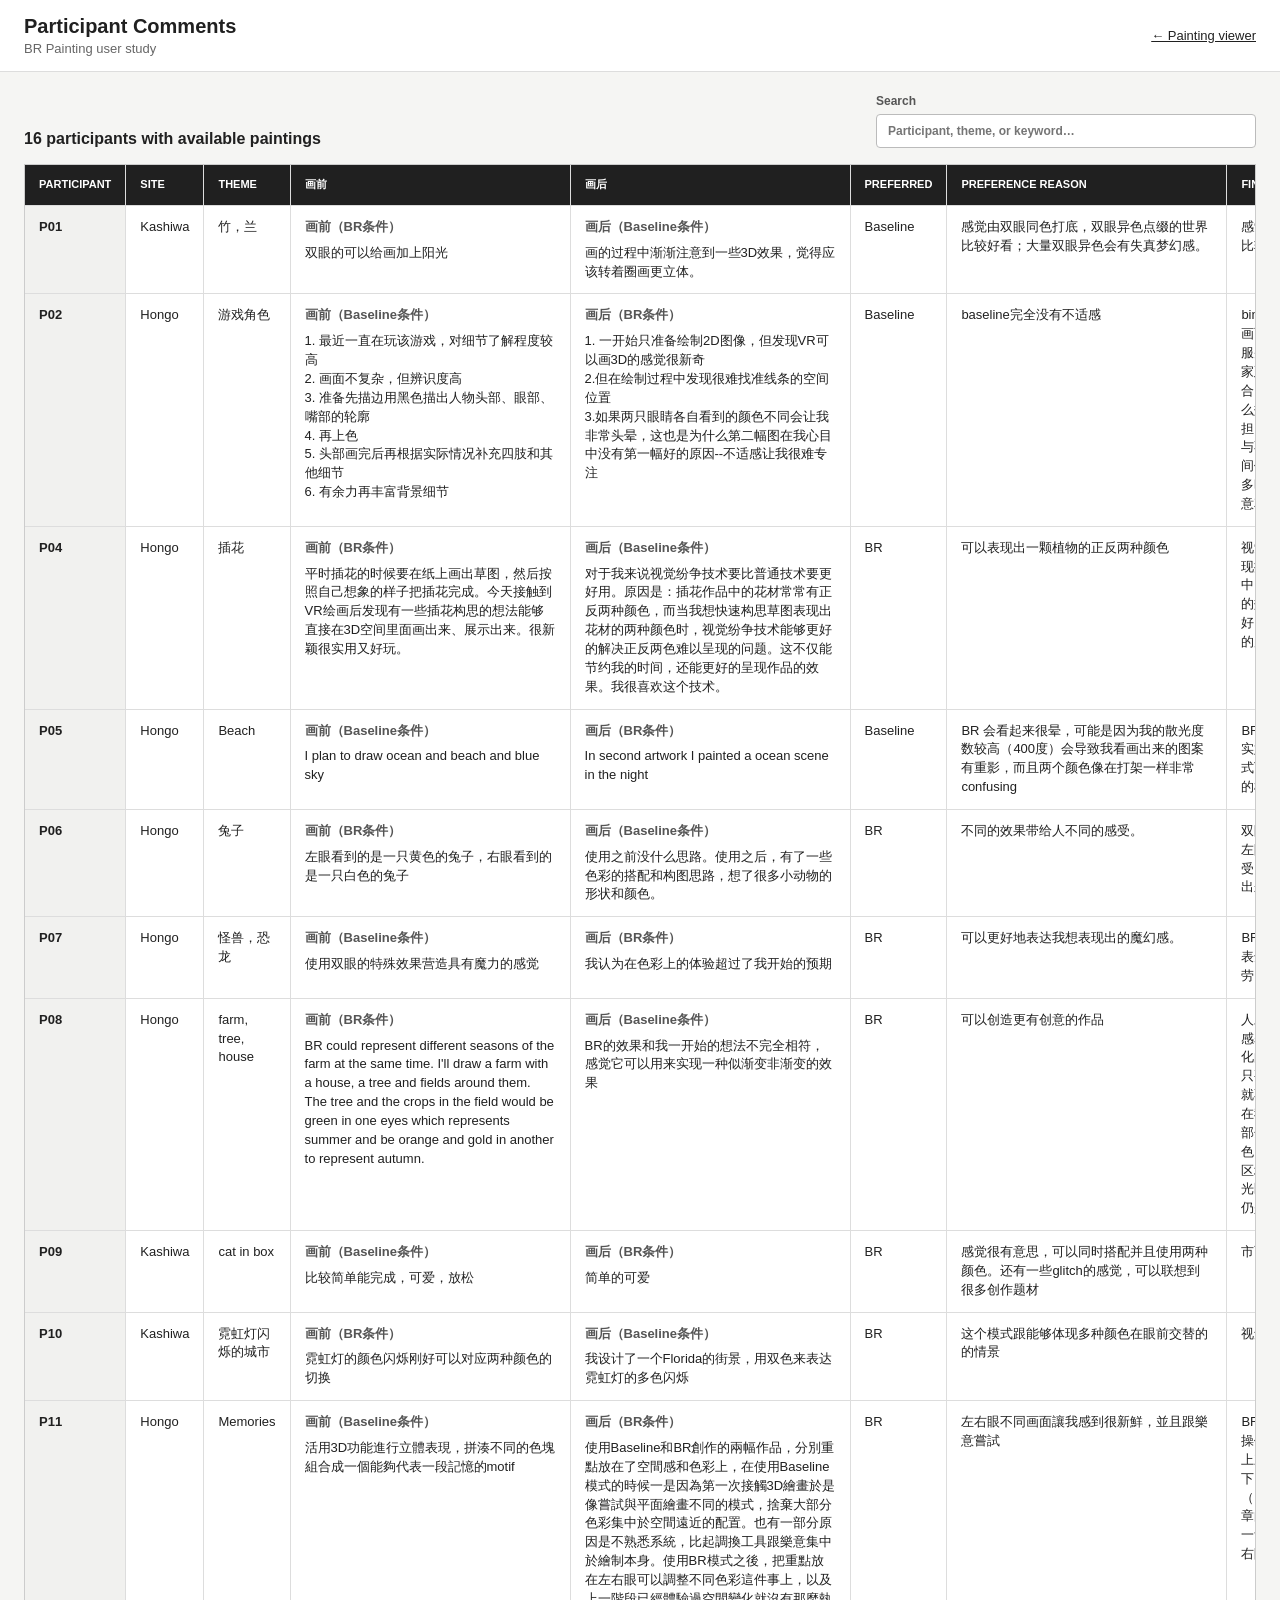
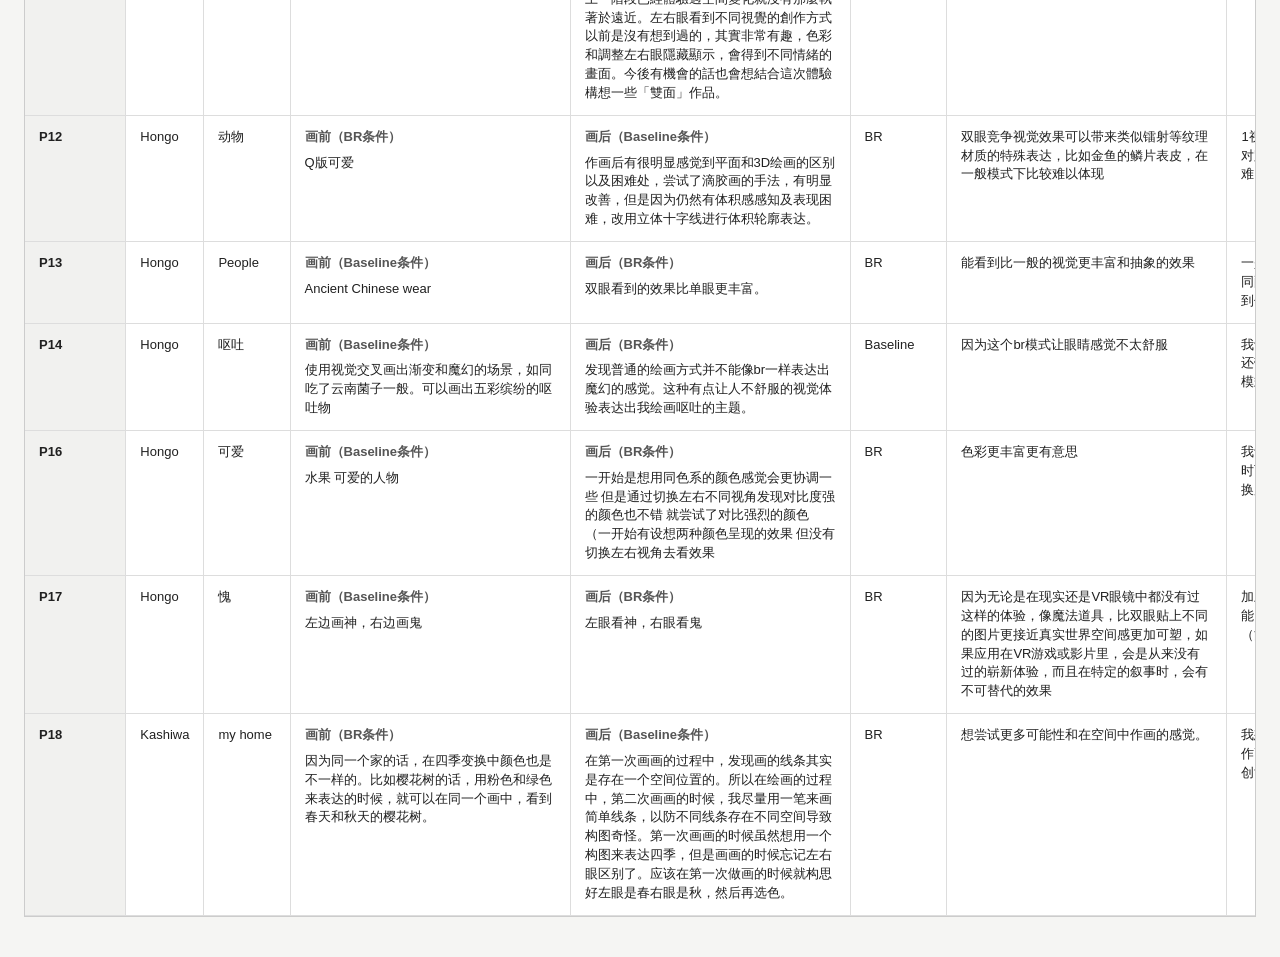
<file: comments.html>
<!doctype html>
<html lang="en">
<head>
  <meta charset="utf-8">
  <meta name="viewport" content="width=device-width, initial-scale=1">
  <meta name="description" content="Participant comments from the BR Painting user study.">
  <title>Comments Table — BR Painting</title>
  <link rel="stylesheet" href="assets/site.css">
  <link rel="stylesheet" href="assets/comments.css">
</head>
<body>
  <header>
    <div>
      <h1>Participant Comments</h1>
      <p>BR Painting user study</p>
    </div>
    <a href="index.html">← Painting viewer</a>
  </header>

  <main class="comments-main">
    <div class="comments-intro">
      <p><strong>16 participants with available paintings</strong></p>
      <label>Search <input id="comment-search" type="search" placeholder="Participant, theme, or keyword…"></label>
    </div>
    <div class="table-wrap">
      <table>
        <thead>
          <tr>
            <th>Participant</th>
            <th>Site</th>
            <th>Theme</th>
            <th>画前</th>
            <th>画后</th>
            <th>Preferred</th>
            <th>Preference reason</th>
            <th>Final open feedback</th>
            <th>访谈重点</th>
          </tr>
        </thead>
        <tbody id="comments-body"></tbody>
      </table>
      <p id="no-results" hidden>No matching comments.</p>
    </div>
  </main>

  <script src="assets/site.js"></script>
  <script src="assets/interviews.js"></script>
  <script src="assets/comments.js"></script>
</body>
</html>
</file>
<file: assets/site.css>
:root {
  color: #202020;
  background: #f5f5f3;
  font-family: Arial, Helvetica, sans-serif;
}

* { box-sizing: border-box; }

body { margin: 0; }

header {
  min-height: 72px;
  padding: 14px 24px;
  display: flex;
  align-items: center;
  justify-content: space-between;
  gap: 20px;
  background: white;
  border-bottom: 1px solid #ddd;
}

h1 { margin: 0; font-size: 20px; }
header p { margin: 3px 0 0; color: #666; font-size: 13px; }
header a { color: #202020; font-size: 13px; }
header nav { display: flex; gap: 18px; }

main { padding: 20px 24px 24px; }

.controls {
  display: flex;
  align-items: flex-end;
  gap: 24px;
  margin-bottom: 16px;
}

.painting-choice { flex: 1; }

.painting-choice > span, .condition > span {
  display: block;
  color: #555;
  font-size: 12px;
  font-weight: bold;
}

#painting-list {
  display: grid;
  grid-template-columns: repeat(8, minmax(100px, 1fr));
  gap: 6px;
  margin-top: 7px;
}

.condition > div { display: flex; margin-top: 7px; }

button {
  padding: 10px 18px;
  border: 1px solid #bbb;
  border-radius: 4px;
  background: white;
  cursor: pointer;
}

#painting-list button {
  min-height: 54px;
  padding: 7px 8px;
  overflow: hidden;
  text-align: left;
}
#painting-list button strong { display: block; font-size: 13px; }
#painting-list button small {
  display: block;
  margin-top: 3px;
  overflow: hidden;
  color: #666;
  font-size: 11px;
  font-weight: normal;
  text-overflow: ellipsis;
  white-space: nowrap;
}
#painting-list button.active small { color: #ddd; }
.condition button:first-child { border-radius: 4px 0 0 4px; }
.condition button:last-child { margin-left: -1px; border-radius: 0 4px 4px 0; }
button.active { background: #202020; border-color: #202020; color: white; }

.condition-comments {
  display: grid;
  grid-template-columns: 1fr 1fr;
  gap: 8px;
  margin-bottom: 8px;
}

.condition-comment {
  min-height: 88px;
  padding: 14px 16px;
  text-align: left;
}

.condition-comment span {
  display: block;
  color: #777;
  font-size: 11px;
  font-weight: bold;
  text-transform: uppercase;
}

.condition-comment p {
  margin: 7px 0 0;
  line-height: 1.45;
  white-space: pre-line;
}

.condition-comment.active span { color: #ccc; }

.feedback {
  display: grid;
  grid-template-columns: minmax(220px, .7fr) minmax(360px, 1.3fr);
  margin-bottom: 16px;
  background: white;
  border: 1px solid #ccc;
}

.feedback > div { padding: 14px 16px; }
.feedback > div + div { border-left: 1px solid #ddd; }
.feedback span {
  display: block;
  margin-bottom: 7px;
  color: #777;
  font-size: 11px;
  font-weight: bold;
  text-transform: uppercase;
}
.feedback strong { font-size: 17px; }
.feedback p { margin: 6px 0 0; line-height: 1.45; }
.preference p { color: #555; font-size: 13px; }
.open-feedback p { font-size: 14px; white-space: pre-line; }

.viewer {
  position: relative;
  height: calc(100vh - 420px);
  min-height: 500px;
  overflow: hidden;
  background: white;
  border: 1px solid #ccc;
}

iframe { width: 100%; height: 100%; border: 0; }

#loading {
  position: absolute;
  inset: 0;
  display: grid;
  place-items: center;
  background: white;
  color: #777;
  z-index: 1;
}

#loading[hidden] { display: none; }

@media (max-width: 600px) {
  header { align-items: flex-start; }
  main { padding: 16px; }
  .controls { align-items: stretch; flex-direction: column; gap: 14px; }
  #painting-list { grid-template-columns: repeat(2, 1fr); }
  .condition-comments { grid-template-columns: 1fr; }
  .feedback { grid-template-columns: 1fr; }
  .feedback > div + div { border-top: 1px solid #ddd; border-left: 0; }
  .viewer { height: 65vh; min-height: 400px; }
}

@media (min-width: 601px) and (max-width: 1000px) {
  #painting-list { grid-template-columns: repeat(4, 1fr); }
}
</file>
<file: assets/comments.css>
.comments-main { padding: 22px 24px 40px; }

.comments-intro {
  display: flex;
  align-items: end;
  justify-content: space-between;
  gap: 24px;
  margin-bottom: 16px;
}

.comments-intro p { margin: 0; }
.comments-intro label { color: #555; font-size: 12px; font-weight: bold; }
.comments-intro input {
  display: block;
  width: min(380px, 80vw);
  margin-top: 6px;
  padding: 9px 11px;
  border: 1px solid #bbb;
  border-radius: 4px;
  font: inherit;
}

.table-wrap {
  overflow-x: auto;
  background: white;
  border: 1px solid #ccc;
}

table {
  width: 100%;
  min-width: 1500px;
  border-collapse: collapse;
  font-size: 13px;
  line-height: 1.45;
}

th, td {
  padding: 12px 14px;
  border-right: 1px solid #ddd;
  border-bottom: 1px solid #ddd;
  text-align: left;
  vertical-align: top;
  white-space: pre-line;
}

thead th {
  position: sticky;
  top: 0;
  z-index: 1;
  background: #202020;
  color: white;
  font-size: 11px;
  text-transform: uppercase;
}

tbody th { background: #f1f1ef; white-space: nowrap; }
tbody tr:hover td, tbody tr:hover th { background: #fffbea; }
td:nth-child(4), td:nth-child(5), td:nth-child(7), td:nth-child(8), td:nth-child(9) { min-width: 280px; }
details summary { cursor: pointer; font-weight: bold; }
details p { margin: 12px 0 0; padding-top: 12px; border-top: 1px solid #ddd; }
.condition-marker { display: block; margin-bottom: 7px; color: #555; }
td .condition-marker + p { margin: 0; }
#no-results { padding: 30px; text-align: center; }

@media (max-width: 600px) {
  .comments-intro { align-items: stretch; flex-direction: column; }
  .comments-intro input { width: 100%; }
}
</file>
